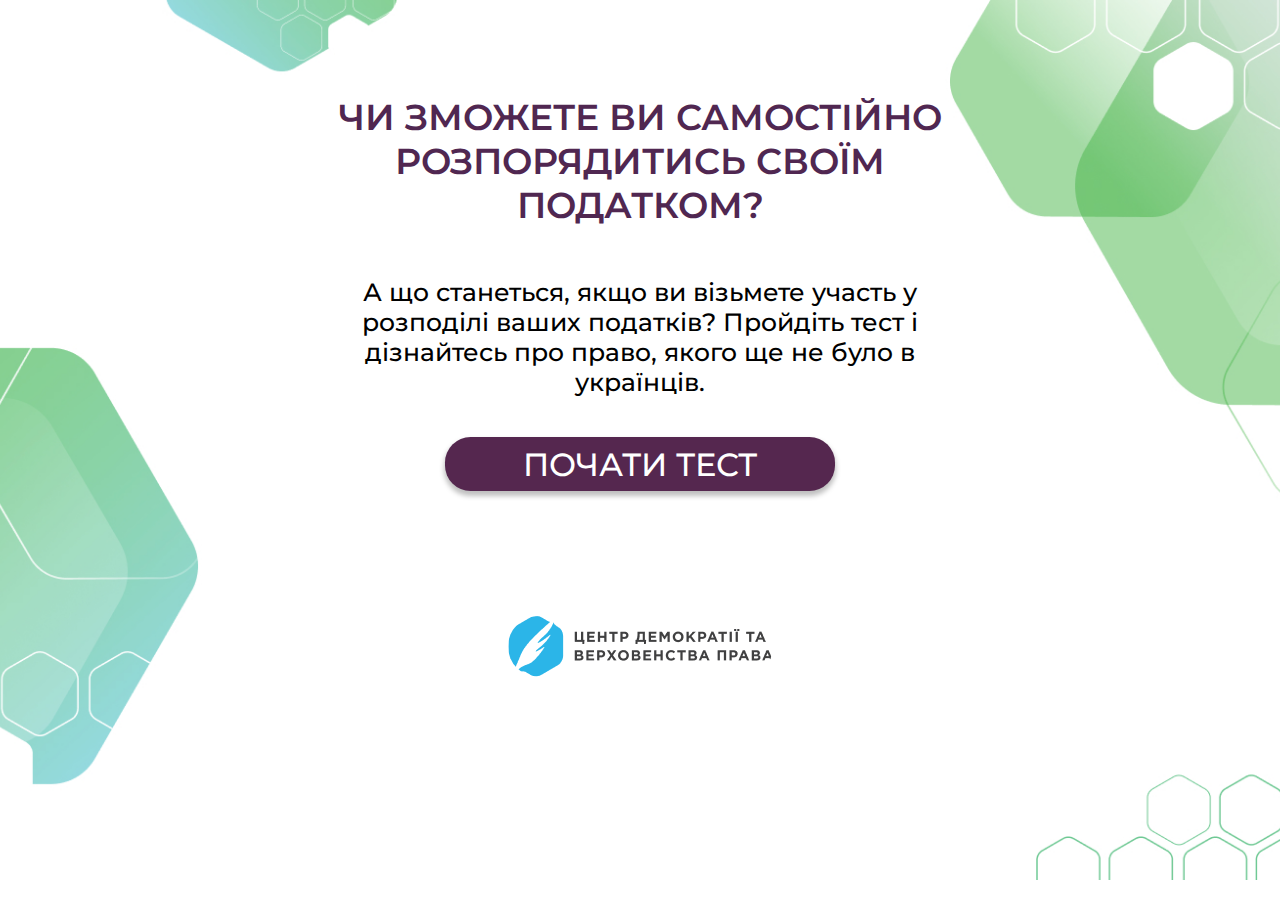
<file: index.html>
<!DOCTYPE html>
<html lang="en">
<head>
  <meta charset="UTF-8" />
  <meta http-equiv="X-UA-Compatible" content="IE=edge" />
  <meta name="viewport" content="width=device-width" />
  <title>Quiz</title>
  <link rel="stylesheet" href="./main.css" />
</head>
<body>
<div class="content">
  <div class="start">
    Чи зможете ви самостійно розпорядитись своїм податком?
  </div>

  <div class="info">
    А що станеться, якщо ви візьмете участь
    у розподілі ваших податків?
    Пройдіть тест і дізнайтесь про право,
    якого ще не було в українців.
  </div>

  <div class="submit main">
    <a href="quiz.html">ПОЧАТИ ТЕСТ</a>
  </div>
</div>

<div>
  <a href="https://cedem.org.ua/" target="_blank">
    <img alt="ЦЕДЕМ" src="logo.png" class="image-main">
  </a>
</div>
</body>
</html>
</file>
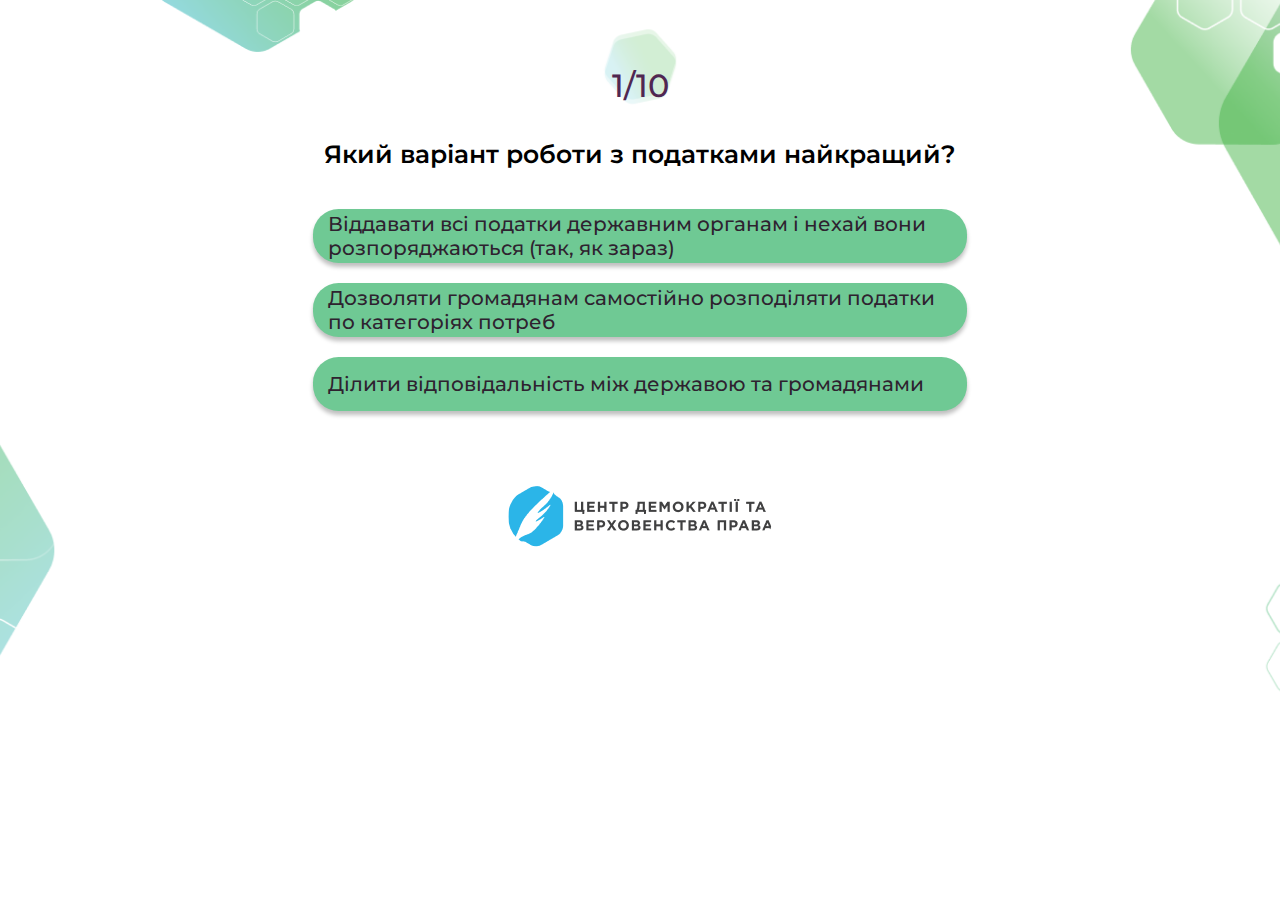
<file: quiz.html>
<!DOCTYPE html>
<html lang="en">
<head>
	<meta charset="UTF-8" />
	<meta http-equiv="X-UA-Compatible" content="IE=edge" />
	<meta name="viewport" content="width=device-width" />
	<title>Quiz</title>
	<link rel="stylesheet" href="./main.css" />
</head>
<body class="second">

	<p class="quiz" id="quiz">

		<div class="counter" id="counter">
			1/10
		</div>

		<div class="quiz-header" id="header">
			Завантажуємо питання...
		</div>

		<ul class="quiz-list" id="list">
			<li>
				<button id="" value="" onclick="checkButton(this)">Відповідь</button>
			</li>
		</ul>

		<div id="button-next-page">
			<button class="quiz-submit submit" id="submit">ПРОДОВЖИТИ ТЕСТ</button>
		</div>

		<div id="interesting">
			<div class="interesting-info">ЦІКАВО</div>
		</div>

		<div id="interesting-text">
			<div class="interesting-info text">
				Щось цікаве
			</div>
		</div>


		<div id="user-info">

			<p id="user-image">
				<img src="photo.png" class="ant-image-mask" alt="Usare image">
			</p>

			<div class="user-name">
				User name
			</div>

			<div class="user-position">
				User position
			</div>

			<div class="commentary">
				Commentaries
			</div>
		</div>

		<a href="https://cedem.org.ua/" target="_blank">
			<img alt="ЦЕДЕМ" src="logo.png" class="image-main-2">
		</a>

	<script src="./main.js"></script>
</body>
</html>
</file>
<file: main.css>
@import url('https://fonts.googleapis.com/css2?family=Montserrat:ital,wght@0,200;0,300;0,400;0,500;0,600;0,700;0,800;1,100;1,200;1,400;1,600;1,800;1,900&display=swap');

* {
	box-sizing: border-box;
	margin: 0;
	padding: 0;
}

body {
	font-family: 'Montserrat', sans-serif;
	font-size: 16px;

	/*justify-content: center;*/
	background: url("background.jpg") no-repeat top center;
	background-size: 110%;

	/*overflow: visible;*/
}

@media screen and (max-width: 440px) {
	body {
		background-image: url("page_1.png");
	}
}

body.second{
	background: url("background-2.png") no-repeat top center;
	background-size: 110%;
}


@media screen and (max-width: 414px) {
	body.second {
		background: url("phone-2.png") no-repeat top center scroll;
		background-size: 100%;
	}
}

.second-result-additional{
}


@media screen and (max-width: 440px) {
	.second-result-additional {
		background: url("phone-3.png") no-repeat top center fixed;
		margin-top: 0;
		padding-top: 15px;
		background-size: 95%;
	}
}

.content {
	display: flex;
	flex-direction: column;
	gap: 40px;
	width: 680px;
	text-align: center;
	margin: 0 auto;
}

@media screen and (max-width: 440px) {
	.content {
		display: flex;
		width: 81.6%;
		flex-direction: column;
		gap: 0;
		margin: 130px auto 0;
		text-align: center;
	}
}


.start {
	margin: 95px auto 10px auto;
	width: 615px;
	font-weight: 600;
	font-size: 36px;
	line-height: 44px;
	text-transform: uppercase;
	color: #502751;
}

@media screen and (max-width: 440px) {
	.start {
		margin: 40px auto 30px;
		height: 44px;
		font-weight: 600;
		width: 273px;
		font-size: 21px;
		line-height: 26px;
	}
}

.info {
	font-weight: 500;
	font-size: 25px;
	line-height: 30px;
	height: 120px;
}

@media screen and (max-width: 440px) {
	.info {
		font-weight: 600;
		text-align: center;
		color: #2E222F;
		margin: 220px auto 37px;

		height: 68px;
		font-size: 14px;
		line-height: 17px;
	}
}


a {
	text-decoration: none;
	color: #ffffff;
}

.counter {
	font-weight: 500;
	font-size: 32px;
	line-height: 44px;
	text-align: center;

	color: #502751;
}
@media screen and (max-width: 440px) {
	.counter {
		font-weight: 500;
		font-size: 24px;
		line-height: 33px;

		text-align: center;
		color: #502751;
	}
}

.quiz {
	display: flex;
	text-align: center;
	gap: 25px;
	flex-direction: column;
	margin: 32px auto;
}

@media screen and (max-width: 440px) {
	.quiz {
		width: 85.6%;
		gap: 0;
		margin: 26px auto 0;
		text-align: center;
	}
}

.title {
	width: 952px;
	height: auto;

	font-weight: 600;
	font-size: 25px;
	line-height: 30px;
	text-align: center;
	margin: 31px auto;
	color: #000000;
}

@media screen and (max-width: 440px) {
	.title {
		font-weight: 600;
		font-size: 14px;
		line-height: 17px;
		height: auto;
		margin: 22px auto 26px;
		width: 85.6%;
		color: #2E222F;
		text-align: center;
	}
}

/*.summary {*/
/*	text-align: center;*/
/*	margin: 0.5rem 0 1rem;*/
/*	font-size: 1.2rem;*/
/*	font-weight: 400;*/
/*}*/

/*.result {*/
/*	text-align: center;*/
/*	font-size: 1.2rem;*/
/*	font-weight: 700;*/

/*	margin-left: auto;*/
/*	margin-right: auto;*/
/*}*/

/*.quiz-header {*/
/*	width: 952px;*/
/*	font-weight: 600;*/
/*	font-size: 30px;*/
/*	line-height: 37px;*/
/*	margin-top: 45px;*/
/*	margin-left: auto;*/
/*	margin-right: auto;*/

/*	color: #000000;*/
/*}*/

.quiz-list {
	list-style-type: none;
	width: 654px;
	margin-top: 40px;
	margin-left: auto;
	margin-right: auto;
}

@media screen and (max-width: 440px) {
	.quiz-list {
		list-style-type: none;
		width: 321px;
		margin-left: auto;
		margin-right: auto;
		top: 0;
	}
}

.quiz-list li {
	width: 654px;
	height: 54px;
	margin: 20px auto;

	background: #6FC994;
	box-shadow: 0 4px 4px rgba(0, 0, 0, 0.25);
	border-radius: 25.54px;
	padding: 0;
}

@media screen and (max-width: 440px) {
	.quiz-list li{
		width: 321px;
		height: 59px;
		margin: 12px auto 0;
		/*padding: 0;*/

		background: #6FC994;
		box-shadow: 0 4px 4px rgba(0, 0, 0, 0.25);
		border-radius: 25.54px;
	}
}

.quiz-list li button {
	font-weight: 500;
	font-size: 20px;
	line-height: 24px;
	width: 654px;
	height: 54px;

	color: #2E222F;
	background: none;
	margin-left: auto;
	margin-right: auto;
	border: none;
	text-align: left;
	vertical-align: center;
	font-family: 'Montserrat', sans-serif;
	padding-left: 15px;
	padding-right: 15px;
}

@media screen and (max-width: 440px) {
	.quiz-list li button {
		font-family: 'Montserrat', sans-serif;
		/*font-weight: 600;*/
		font-size: 12px;
		line-height: 15px;
		padding-left: 16px;
		padding-right: 16px;

		color: #2E222F;

		width: 321px;
		height: 59px;

		background: none;
		border: none;
		text-align: left;
		vertical-align: center;
	}
}

.quiz-list li button:hover {
	background: #55274F;
	width: 654px;
	height: 54px;

	box-shadow: 0 4px 4px rgba(0, 0, 0, 0.25);
	border-radius: 25.54px;
	color: #fff;
}

@media screen and (max-width: 440px) {
	.quiz-list li button:hover {
		background: #55274F;
		box-shadow: 0 4px 4px rgba(0, 0, 0, 0.25);
		border-radius: 25.54px;
		color: #fff;

		width: 321px;
		height: 59px;
	}
}

.submit {
	background-color: #55274F;
	font-family: 'Montserrat', sans-serif;
	color: #fff;

	font-weight: 500;
	font-size: 32px;
	line-height: 39px;
	text-align: center;

	border: none;
	display: block;
	width: 390px;
	height: 54px;

	margin: 50px auto;
	border-radius: 25.54px;
	box-shadow: 0 4px 5px 1px rgba(0, 0, 0, 0.25);
}

@media screen and (max-width: 440px) {
	.submit {
		font-weight: 400;
		font-family: 'Montserrat', sans-serif;
		font-size: 32px;
		line-height: 39px;
		text-align: center;

		color: #FFFFFF;

		border: none;
		display: block;

		margin: 30px auto;
		width: 231px;
		height: 40px;

		background: #55274F;
		box-shadow: 0 4px 5px 1px rgba(0, 0, 0, 0.25);
		border-radius: 25.54px;
	}
}

.submit-second {
	background-color: #55274F;
	font-family: 'Montserrat', sans-serif;
	color: #fff;

	font-weight: 400;
	font-size: 24px;
	line-height: 29px;
	text-align: center;

	border: none;
	display: block;
	width: 306px;
	height: 44px;

	margin: 50px auto;
	border-radius: 25.54px;
	box-shadow: 0 4px 5px 1px rgba(0, 0, 0, 0.25);
}

@media screen and (max-width: 440px) {
	.submit-second {
		font-weight: 400;
		font-family: 'Montserrat', sans-serif;
		font-size: 19px;
		line-height: 23px;
		text-align: center;

		color: #FFFFFF;

		border: none;
		display: block;

		margin: 30px auto;
		width: 231px;
		height: 40px;

		background: #55274F;
		box-shadow: 0 4px 5px 1px rgba(0, 0, 0, 0.25);
		border-radius: 25.54px;
	}
}

.submit.result {
	margin: 31px auto 0;
	font-family: 'Montserrat', sans-serif;
	color: #FFFFFF;
}

@media screen and (max-width: 440px) {
	.submit.result {
		margin: 43px auto 12px;
		font-family: 'Montserrat', sans-serif;
		color: #FFFFFF;
	}
}

.submit.main {
	display: flex;
	align-items: center;
	justify-content: center;
	width: 390px;
	margin-top: 0;
}

@media screen and (max-width: 440px) {
	.submit.main {
		width: 277px;
		height: 70px;

		display: flex;
		background: #55274F;
		box-shadow: 0 4px 5px 1px rgba(0, 0, 0, 0.25);
		border-radius: 25.54px;
	}
}

.submit:hover {
	background-color: #7b179d;
}

.interesting-info {
	font-weight: 500;
	font-size: 36px;
	margin-top: 0;

	color: #42B54A;
	text-align: center;
}

@media screen and (max-width: 440px) {
	.interesting-info {
		font-weight: 600;
		font-size: 24px;
		line-height: 29px;
		text-align: center;
		color: #42B54A;
		margin: 30px auto 4px;
		width: 273px;
	}
}

.interesting-info.text {
	font-weight: 400;
	font-size: 24px;
	line-height: 29px;
	text-align: center;
	width: 1194px;
	color: #000000;
	margin: 15px auto 43px;
}

@media screen and (max-width: 440px) {
	.interesting-info.text {
		font-weight: 400;
		font-size: 12px;
		line-height: 15px;
		text-align: left;
		width: 85.6%;
		color: #000000;
		margin: 4px auto 25px;
	}
}

img.user-image {
	object-fit: contain;
	display: block;
	margin-top: 29px;
	margin-left: auto;
	margin-right: auto;
	gap: 30px;

	width: 184px;
	height: 184px;
}

@media screen and (max-width: 440px) {
	img.user-image {
		object-fit: contain;
		display: block;
		width: 112px;
		height: 112px;
		margin-top: 25px;
		margin-left: auto;
		margin-right: auto;
	}
}

img, .ant-image-mask {
	margin-top: 29px;
	border-radius: 90px;
	display: block;
	margin-left: auto;
	margin-right: auto;
	gap: 30px;

	width: 184px;
	height: 184px;
}

@media screen and (max-width: 440px) {
	img, .ant-image-mask {
		margin-top: 29px;
		border-radius: 66px;
		display: block;
		width: 112px;
		height: 112px;
		margin-left: auto;
		margin-right: auto;
	}
}

.commentary {
	font-weight: 400;
	font-size: 24px;
	line-height: 29px;
	text-align: center;
	width: 1194px;
	margin: 10px auto;

	color: #000000;
}

@media screen and (max-width: 440px) {
	.commentary {
		text-align: left;
		margin: 30px auto;
		width: 85.6%;
		font-weight: 500;
		font-size: 14px;
		line-height: 17px;

		color: #000000;
	}
}

.user-name {
	font-weight: 600;
	font-size: 36px;
	line-height: 44px;
	text-align: center;

	color: #2E222F;
	margin-top: 8px;
}

@media screen and (max-width: 440px) {
	.user-name {
		font-weight: 600;
		font-size: 24px;
		line-height: 29px;
		text-align: center;

		color: #2E222F;
		margin-top: 10px;
	}
}

.user-position {
	font-weight: 500;
	font-size: 24px;
	line-height: 29px;
	text-align: center;

	color: #6FC994;
	margin-top: 0;
}

@media screen and (max-width: 440px) {
	.user-position {
		font-weight: 500;
		font-size: 16px;
		line-height: 20px;
		text-align: center;

		color: #6FC994;
		margin: 2px 27px 0 27px;
	}
}

.result-text {
	font-weight: 400;
	font-size: 24px;
	line-height: 29px;
	text-align: center;
	margin: 27px auto;

	color: #2E222F;
}

@media screen and (max-width: 440px) {
	.result-text {
		font-weight: 300;
		font-size: 14px;
		line-height: 17px;
		text-align: center;
		margin: 12px auto;

		color: #000000;
	}
}

.result {
	margin-top: 60px;
	margin-left: auto;
	margin-right: auto;
	font-weight: 500;
	font-size: 25px;
	line-height: 31px;
	text-align: center;

	color: #2E222F;
}

@media screen and (max-width: 440px) {
	.result {
		margin: 50px auto;
		font-weight: 600;
		font-size: 24px;
		line-height: 29px;
		text-align: center;

		color: #2E222F;
	}
}

.result-text-final {
	margin: 60px auto 15px;
	font-weight: 600;
	font-size: 25px;
	line-height: 31px;
	text-align: center;
	width: 684px;

	color: #2E222F;
}

@media screen and (max-width: 440px) {
	.result-text-final {
		margin: 50px auto;
		font-weight: 600;
		font-size: 24px;
		text-align: center;
		width: 321px;

		color: #2E222F;
	}
}

.result-additional {
	margin: 0 auto 0 auto;
	width: 242px;
	font-weight: 400;
	font-size: 24px;
	line-height: 31px;
	color: #2E222F;
	text-align: center;
}

@media screen and (max-width: 440px) {
	.result-additional {
		font-weight: 600;
		font-size: 24px;
		width: 321px;
		line-height: 29px;
		text-align: center;
		margin: 13px auto;
		color: #2E222F;
	}
}

.video {
	margin: 25px auto 40px;
	display: block;
	text-align: center;
	width: 420px;
	height: 279px;
	background: #6FC994;
	border-radius: 25.54px;
}

@media screen and (max-width: 440px) {
	.video {
		margin: 25px auto 25px;
		display: block;
		text-align: center;
		width: 321px;
		height: 216px;
		background: #6FC994;
		border-radius: 25.54px;
	}
}

.share {
	font-family: 'Montserrat', sans-serif;
	background-color: #55274F;
	color: #fff;

	font-weight: 400;
	font-size: 24px;
	line-height: 29px;
	text-align: center;

	border: none;
	display: block;
	width: 306px;
	height: 45px;

	margin: 0 auto;
	border-radius: 25.54px;
	box-shadow: 0 4px 5px 1px rgba(0, 0, 0, 0.25);
}

@media screen and (max-width: 440px) {
	.share {
		font-family: 'Montserrat', sans-serif;
		background-color: #55274F;
		color: #fff;

		font-weight: 500;
		font-size: 19px;
		line-height: 23px;
		text-align: center;

		border: none;
		display: block;
		width: 231px;
		height: 40px;

		margin: 0 auto;
		border-radius: 25.54px;
		box-shadow: 0 4px 5px 1px rgba(0, 0, 0, 0.25);
	}
}

.share:hover {
	background-color: #7b179d;
}

.image-main {
	margin-top: 75px;
	width: 265px;
	height: 61px;
}

@media screen and (max-width: 440px) {
	.image-main {
		margin: 50px auto 45px;
		width: 185px;
		height: 42px;
	}
}

.image-main-2 {
	margin: 75px auto;
	width: 265px;
	height: 61px;
}

@media screen and (max-width: 440px) {
	.image-main-2 {
		margin: 52px auto 45px;
		width: 185px;
		height: 42px;
	}
}

.tooltip {
	position: relative;
	display: inline-block;
}

.tooltip .tooltiptext {
	visibility: hidden;
	width: 160px;
	background-color: #555;
	color: #fff;
	text-align: center;
	border-radius: 6px;
	padding: 5px;
	position: absolute;
	z-index: 1;
	bottom: 150%;
	left: 50%;
	margin-left: -75px;
	opacity: 0;
	transition: opacity 0.3s;
}

.tooltip .tooltiptext::after {
	content: "";
	position: absolute;
	top: 100%;
	left: 50%;
	margin-left: -5px;
	border-width: 5px;
	border-style: solid;
	border-color: #555 transparent transparent transparent;
}

.tooltip:hover .tooltiptext {
	visibility: visible;
	opacity: 1;
}

@keyframes shake {
	10%,
	90% {
		transform: translate3d(-1px, 0, 0);
	}
	20%,
	80% {
		transform: translate3d(2px, 0, 0);
	}
	30%,
	50%,
	70% {
		transform: translate3d(-4px, 0, 0);
	}
	40%,
	60% {
		transform: translate3d(4px, 0, 0);
	}
}
</file>
